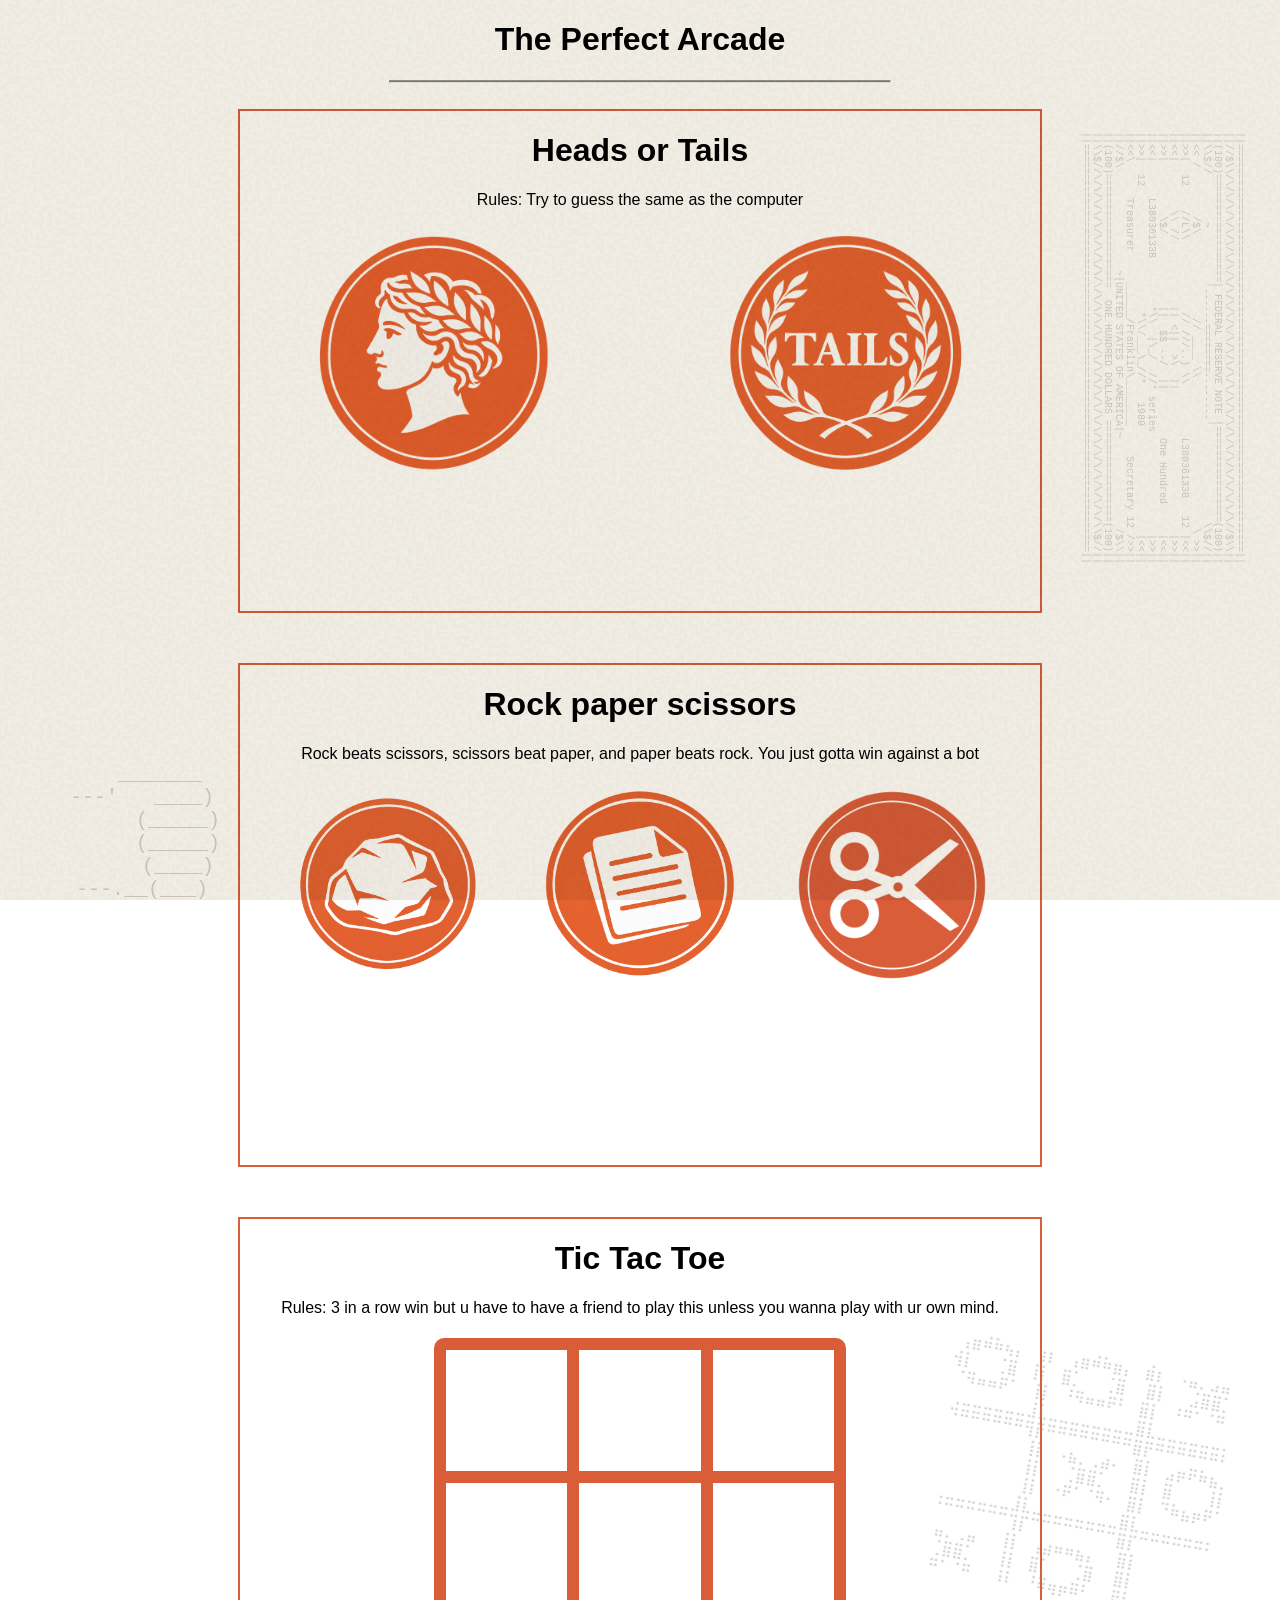
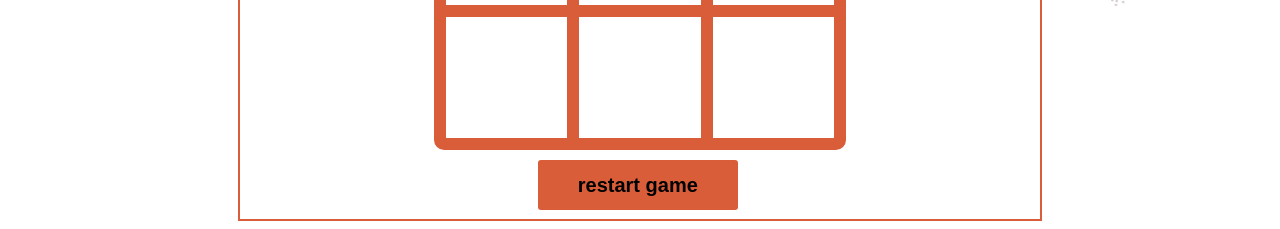
<file: index.html>
<!DOCTYPE html>
<html>
  <head>
    <title>
      Multi-games
    </title>
    <link rel="stylesheet" href="./index.css">
  </head>
  <body>
  <div class="noise-overlay" aria-hidden="true"></div>

  <h1>The Perfect Arcade</h1>
  <hr>
  <br>
  
  <div class="game-1-container">
    <h1>Heads or Tails</h1>
    <h4>Rules: Try to guess the same as the computer</h4>
    <div class="coins-container">
    <button class="heads" onclick="playerMove('heads')"><img class="coin" src="./games-pic/heads.png"></button>
    <button class="tails" onclick="playerMove('tails')"><img class="coin" src="./games-pic/tails.png"></button>
    </div>
    <div class="results-container">
    <p class="result"></p>
    <p class="score"></p>
    </div>

   <div class="ascii-wrap" id="asciiwrap">
    <pre class="coin-dim" id="ascii-dim">
||====================================================================||
||//$\\/\/\/\/\/\/\/\/\/\/\/\/\/\/\/\/\/\/\/\/\/\/\/\/\/\/\/\/\/\//$\\||
||(100)==================| FEDERAL RESERVE NOTE |================(100)||
||\\$//        ~         '------========--------'                \\$//||
||<< /        /$\              // ____ \\                         \ >>||
||>>|  12    //L\\            // ///..) \\         L38036133B   12 |<<||
||<<|        \\ //           || <||  >\  ||                        |>>||
||>>|         \$/            ||  $$ --/  ||        One Hundred     |<<||
||<<|      L38036133B        *\\  |\_/  //* series                 |>>||
||>>|  12                     *\\/___\_//*   1989                  |<<||
||<<\      Treasurer     ______/Franklin\________     Secretary 12 />>||
||//$\                 ~|UNITED STATES OF AMERICA|~               /$\\||
||(100)===================  ONE HUNDRED DOLLARS =================(100)||
||\\$//\/\/\/\/\/\/\/\/\/\/\/\/\/\/\/\/\/\/\/\/\/\/\/\/\/\/\/\/\/\\$//||
||====================================================================||


    </pre>

  <pre class="coin-bright" id="ascii-bright">
||====================================================================||
||//$\\/\/\/\/\/\/\/\/\/\/\/\/\/\/\/\/\/\/\/\/\/\/\/\/\/\/\/\/\/\//$\\||
||(100)==================| FEDERAL RESERVE NOTE |================(100)||
||\\$//        ~         '------========--------'                \\$//||
||<< /        /$\              // ____ \\                         \ >>||
||>>|  12    //L\\            // ///..) \\         L38036133B   12 |<<||
||<<|        \\ //           || <||  >\  ||                        |>>||
||>>|         \$/            ||  $$ --/  ||        One Hundred     |<<||
||<<|      L38036133B        *\\  |\_/  //* series                 |>>||
||>>|  12                     *\\/___\_//*   1989                  |<<||
||<<\      Treasurer     ______/Franklin\________     Secretary 12 />>||
||//$\                 ~|UNITED STATES OF AMERICA|~               /$\\||
||(100)===================  ONE HUNDRED DOLLARS =================(100)||
||\\$//\/\/\/\/\/\/\/\/\/\/\/\/\/\/\/\/\/\/\/\/\/\/\/\/\/\/\/\/\/\\$//||
||====================================================================||


    </pre>
   </div>
 

  </div>


    <div class="game-2-container">
    <h1>Rock paper scissors</h1>
    <h4>Rock beats scissors, scissors beat paper, and paper beats rock. You just gotta win against a bot</h4>
    <div class="game-2-buttons-container">
      <button class="game-2-button" onclick="playerChoice('rock')"><img class="game-2-button-logo" src="./games-pic/rock.png"> </button>
      <button class="game-2-button" onclick="playerChoice('paper')"><img class="game-2-button-logo" src="./games-pic/paper.png"></button>
      <button class="game-2-button" onclick="playerChoice('scissors')"><img class="game-2-button-logo" src="./games-pic/scissors.png"></button>
    </div>
    <div class="game-results-container">
    <p class="game-2-result"></p>
    <p class="game-2-score"></p>
    </div>

   <div class="ascii-wrap-2" id="asciiwrap2">
    <pre class="rock-dim" id="ascii-dim">
     _______
  ---'   ____)
        (_____)
        (_____)
        (____)
  ---.__(___)
    </pre>
        <pre class="rock-bright" id="ascii-bright">
     _______
  ---'   ____)
        (_____)
        (_____)
        (____)
  ---.__(___)
    </pre>
   </div> 
  </div>


  <div class="game-3-container">
    <h1>Tic Tac Toe</h1>
    <h4>Rules: 3 in a row win but u have to have a friend to play this unless you wanna play with ur own mind.</h4>
    <div id="game-board">
      <div data-cell-index="0" class="game-cell"></div>
      <div data-cell-index="1" class="game-cell"></div>
      <div data-cell-index="2" class="game-cell"></div>
      <div data-cell-index="3" class="game-cell"></div>
      <div data-cell-index="4" class="game-cell"></div>
      <div data-cell-index="5" class="game-cell"></div>
      <div data-cell-index="6" class="game-cell"></div>
      <div data-cell-index="7" class="game-cell"></div>
      <div data-cell-index="8" class="game-cell"></div>
    </div>
    <button id="restart-game-3">restart game</button>

   <div class="ascii-wrap-3" id="asciiwrap3">
    <pre class="tic-tac-toe-dim" id="ascii-dim">
⠀⠀⠀⠀⠀⠀⠀⠀⠀⠀⠀⠀⠀⠀⠀⠀⠀⠀⠀⠀⠀⠀⠀⠀⠀⠀⠀⠀⠀⠀
⠀⠀⢠⣶⠾⠷⢦⡄⠀⢰⡆⠀⢠⣶⠾⠷⣶⡄⠀⣾⡆⠀⠠⣤⡀⣠⣤⠀⠀⠀
⠀⠀⢺⡇⠀⠀⢈⣿⠀⢸⡇⠀⣿⡁⠀⠀⢈⣿⠀ ⣿⡇⠀⠀⣨⣿⣿⡁⠀⠀⠀
⠀⠀⠈⠻⠶⠶⠟⠁⠀⢸⡇⠀⠘⠻⠶⠶⠟⠃⠀⣿⡇⠀⠘⠛⠁⠈⠛⠀⠀⠀
⠀⠀⢀⣀⣀⣀⣀⣀⣀⣸⣇⣀⣀⣀⣀⣀⣀⣀⣀⣿⣇⣀⣀⣀⣀⣀⣀⡀⠀⠀
⠀⠀⠙⠛⠛⠛⠛⠛⠛⢻⡟⠛⠛⠛⠛⠛⠛⠛⠛⣿⡟⠛⠛⠛⠛⠛⠛⠃⠀⠀
⠀⠀⠀⠀⠀⠀⠀⠀⠀ ⢸⡇⠀⠠⣦⡀⢀⣴⠄⠀⣿⡇⠀⣠⡶⠟⠷⣦⡀⠀⠀
⠀⠀⠀⠀⠀⠀⠀⠀⠀ ⢸⡇⠀⠀⢈⣿⣿⡁⠀⠀⣿⡇⠀⣿⠀⠀⠀⢸⡇⠀⠀
⠀⠀⠀⠀⠀⠀⠀⠀⠀ ⢸⡇⠀⠐⠟⠁⠈⠻⠂⠀⣿⡇⠀⠙⠷⣦⡶⠟⠁⠀⠀
⠀⠀⢀⣀⣀⣀⣀⣀⣀⣸⣇⣀⣀⣀⣀⣀⣀⣀⣀⣿⣇⣀⣀⣀⣀⣀⣀⡀⠀⠀
⠀⠀⠈⠉⠉⠉⠉⠉⠉⢹⡏⠉⠉⠉⠉⠉⠉⠉⠉⣿⡏⠉⠉⠉⠉⠉⠉⠁⠀⠀
⠀⠀⠀⣤⡀⢀⣤⠀⠀⢸⡇⠀⢠⣴⠶⠶⣦⡄⠀ ⣿⡇⠀⠀⠀⠀⠀⠀⠀⠀⠀
⠀⠀⠀⢈⣿⣿⡁⠀⠀⢸⡇⠀⣿⡁⠀⠀⢈⣿⠀ ⣿⡇⠀⠀⠀⠀⠀⠀⠀⠀⠀
⠀⠀⠀⠛⠁⠈⠛⠀⠀⠸⠇⠀⠘⠿⢶⡶⠿⠃⠀ ⢿⠇⠀⠀⠀⠀⠀⠀⠀⠀⠀
⠀⠀⠀⠀⠀⠀⠀⠀⠀⠀⠀⠀⠀⠀⠀⠀⠀⠀⠀⠀⠀⠀⠀⠀⠀⠀⠀⠀⠀⠀
    </pre>
        <pre class="tic-tac-toe-bright" id="ascii-bright">
⠀⠀⠀⠀⠀⠀⠀⠀⠀⠀⠀⠀⠀⠀⠀⠀⠀⠀⠀⠀⠀⠀⠀⠀⠀⠀⠀⠀⠀⠀
⠀⠀⢠⣶⠾⠷⢦⡄⠀⢰⡆⠀⢠⣶⠾⠷⣶⡄⠀⣾⡆⠀⠠⣤⡀⣠⣤⠀⠀⠀
⠀⠀⢺⡇⠀⠀⢈⣿⠀⢸⡇⠀⣿⡁⠀⠀⢈⣿⠀ ⣿⡇⠀⠀⣨⣿⣿⡁⠀⠀⠀
⠀⠀⠈⠻⠶⠶⠟⠁⠀⢸⡇⠀⠘⠻⠶⠶⠟⠃⠀⣿⡇⠀⠘⠛⠁⠈⠛⠀⠀⠀
⠀⠀⢀⣀⣀⣀⣀⣀⣀⣸⣇⣀⣀⣀⣀⣀⣀⣀⣀⣿⣇⣀⣀⣀⣀⣀⣀⡀⠀⠀
⠀⠀⠙⠛⠛⠛⠛⠛⠛⢻⡟⠛⠛⠛⠛⠛⠛⠛⠛⣿⡟⠛⠛⠛⠛⠛⠛⠃⠀⠀
⠀⠀⠀⠀⠀⠀⠀⠀⠀ ⢸⡇⠀⠠⣦⡀⢀⣴⠄⠀⣿⡇⠀⣠⡶⠟⠷⣦⡀⠀⠀
⠀⠀⠀⠀⠀⠀⠀⠀⠀ ⢸⡇⠀⠀⢈⣿⣿⡁⠀⠀⣿⡇⠀⣿⠀⠀⠀⢸⡇⠀⠀
⠀⠀⠀⠀⠀⠀⠀⠀⠀ ⢸⡇⠀⠐⠟⠁⠈⠻⠂⠀⣿⡇⠀⠙⠷⣦⡶⠟⠁⠀⠀
⠀⠀⢀⣀⣀⣀⣀⣀⣀⣸⣇⣀⣀⣀⣀⣀⣀⣀⣀⣿⣇⣀⣀⣀⣀⣀⣀⡀⠀⠀
⠀⠀⠈⠉⠉⠉⠉⠉⠉⢹⡏⠉⠉⠉⠉⠉⠉⠉⠉⣿⡏⠉⠉⠉⠉⠉⠉⠁⠀⠀
⠀⠀⠀⣤⡀⢀⣤⠀⠀⢸⡇⠀⢠⣴⠶⠶⣦⡄⠀ ⣿⡇⠀⠀⠀⠀⠀⠀⠀⠀⠀
⠀⠀⠀⢈⣿⣿⡁⠀⠀⢸⡇⠀⣿⡁⠀⠀⢈⣿⠀ ⣿⡇⠀⠀⠀⠀⠀⠀⠀⠀⠀
⠀⠀⠀⠛⠁⠈⠛⠀⠀⠸⠇⠀⠘⠿⢶⡶⠿⠃⠀ ⢿⠇⠀⠀⠀⠀⠀⠀⠀⠀⠀⠀
⠀⠀⠀⠀⠀⠀⠀⠀⠀⠀⠀⠀⠀⠀⠀⠀⠀⠀⠀⠀⠀⠀⠀⠀⠀⠀⠀⠀⠀⠀
    </pre>
   </div> 
  </div>

    </div>



  <script src="index.js">
  </script>



  </body>

</html>
</file>
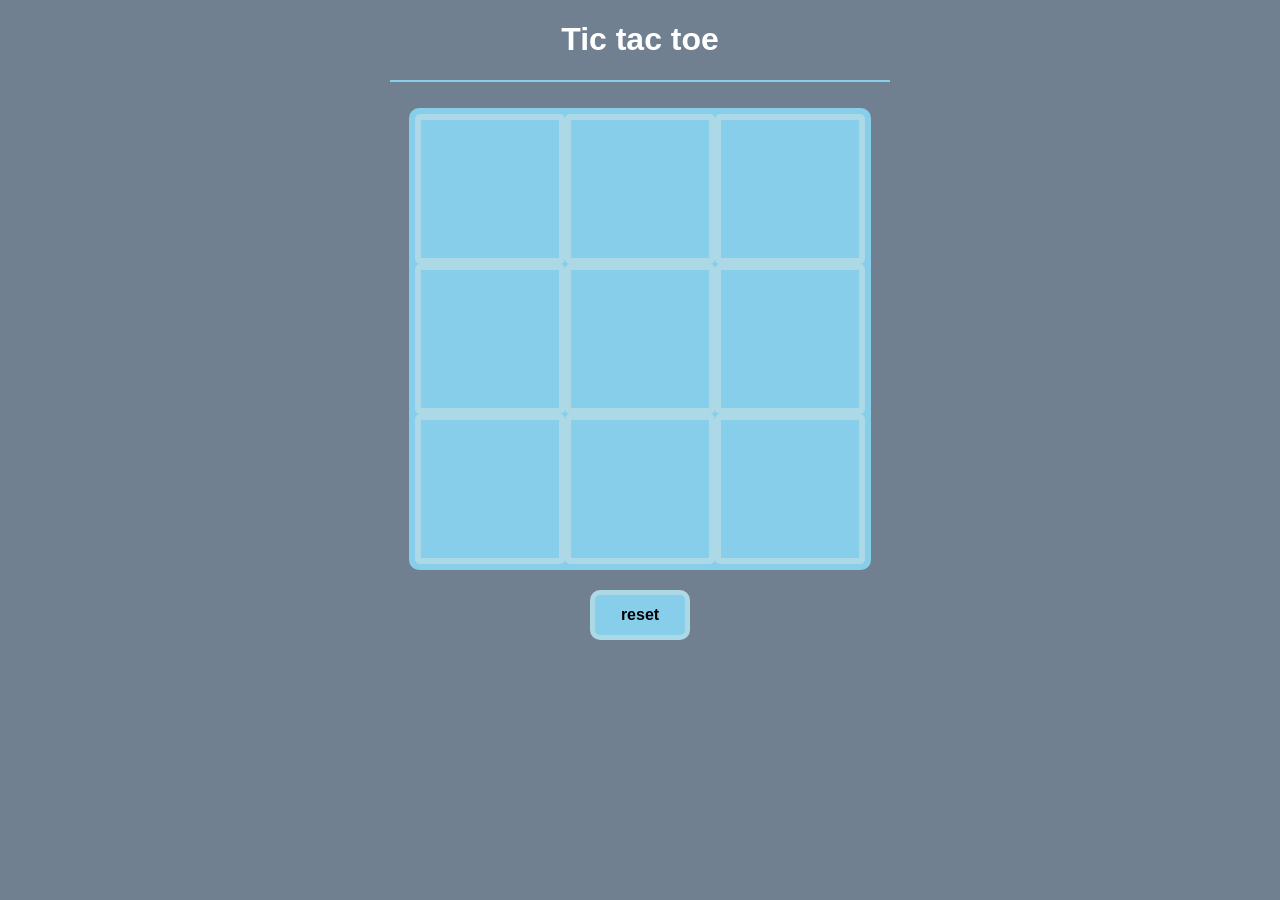
<file: tic-tac-toe/tic-tac-toe.html>
<!DOCTYPE html>
<html>
  <head>
    <title>Tic Tac Toe</title>
    <link rel="stylesheet" href="./tic-tac-toe.css">
  </head>
  <body>
    <h1>Tic tac toe</h1> 
    <hr>
    <br>
    <div id="game-board">
      <div data-cell-index="0" class="game-cell"></div>
      <div data-cell-index="1" class="game-cell"></div>
      <div data-cell-index="2" class="game-cell"></div>
      <div data-cell-index="3" class="game-cell"></div>
      <div data-cell-index="4" class="game-cell"></div>
      <div data-cell-index="5" class="game-cell"></div>
      <div data-cell-index="6" class="game-cell"></div>
      <div data-cell-index="7" class="game-cell"></div>
      <div data-cell-index="8" class="game-cell"></div>
    </div>
    <button id="game-reset">reset</button>
  
    <script src="tic-tac-toe.js"></script>
  </body>
</html>
</file>
<file: index.css>
.noise-overlay{
 position: fixed;
 top: 0;
 left: 0;
 width: 100%;
 height: 100%;
 height: 100dvh;
 pointer-events: none;
 background-image: url("games-pic/noise-smooth.png");
 opacity: 0.4;

 mix-blend-mode: multiply;
 animation: noise-animation 0.25s steps(2) infinite;
}

@keyframes noise-animation {
  0% {background-position: 0 0;}
  25% {background-position: -30px 40px;}
  50% {background-position: 55px -25px;}
  75% {background-position: 20px 60px;}
  100% {background-position: 0 0;}
}

body{
  font-family: Arial, Helvetica, sans-serif;
  text-align: center;
  overflow-x: hidden;
}

hr{
  width: 500px;
  background-color: #d95d39;
  height: 1px;
}

.game-1-container{
  margin: 0 auto;
  width: 800px;
  height: 500px;
  border: 2px solid #d95d39;
  z-index: 100;

}

h4{
  font-weight: 100;
}

.result{
  font-size: 16px;
  font-weight: bold;
  text-align: left;
    display: inline-block;
}

.score{
  font-size: 20px;
  font-weight: bold;
  text-align: right;
  display: inline-block;
}

.results-container{
  width: 100%;
  display: flex;
  justify-content: center;
  gap: 30px;
  align-items: center;
}

.tails,.heads{
  border: none;
  background-color: transparent;
  cursor: pointer;
}

.coin{
  height: 250px;
  width: 250px;
}

.coins-container{
  display: flex;
  width: 100%;
  justify-content: center;
  gap: 150px;
}

.small-coin{
  width: 75px;
  height: 75px;
}

.ascii-wrap{
  position: relative;
  display: inline-block;
  top: 0px;
  right: 10px;
}

.coin-dim,.coin-bright{
  position: absolute;
  font-size: 10px;
  white-space: pre;
  color: #9c8f88;
  cursor: default;
  top: -300px;
  margin-left: 300px;
  rotate: 90deg;
}

.coin-dim{
  color: rgba(156,143,136,0.45);
}

.coin-bright{
  color: rgba(156, 143, 136, 1);
  -webkit-mask-image: radial-gradient(circle 60px at var(--mx, -999px) var(--my,-999px),black 0%, transparent 100%);
  mask-image: radial-gradient(circle 60px at var(--mx, -999px) var(--my,-999px),black 0%, transparent 100%);

}

.game-2-container{
  margin: 0 auto;
  width: 800px;
  height: 500px;
  border: 2px solid #d95d39;
  z-index: 100;
  margin-top: 50px;
}

.game-2-button-logo{
  height: 200px;
  width: 200px;
}

.game-2-button{
  background-color: transparent;
  border: none;
  cursor: pointer;
}

.game-2-buttons-container{
  display: flex;
  justify-content: center;
  gap: 40px;
}

.game-2-result{
    font-size: 16px;
  font-weight: bold;
  text-align: left;
    display: inline-block;
}

.game-2-score{
  font-size: 20px;
  font-weight: bold;
  text-align: right;
  display: inline-block;
}

.game-2-button-logo-small{
  height: 75px;
  width: 75px;
}

.game-results-container{
    width: 100%;
  display: flex;
  justify-content: center;
  gap: 20px;
  align-items: center;
}

.ascii-wrap-2{
  position: relative;
  display: inline-block;
  left:-600px;
  top: -300px;
}

.rock-dim,.rock-bright{
  position: absolute;
  font-size: 20px;
  white-space: pre;
  color: #9c8f88;
  cursor: default;
  margin-left: 0px;
}

.rock-dim{
  color: rgba(156,143,136,0.45);
}

.rock-bright{
  color: rgba(156, 143, 136, 1);
  -webkit-mask-image: radial-gradient(circle 60px at var(--mx, -999px) var(--my,-999px),black 0%, transparent 100%);
  mask-image: radial-gradient(circle 60px at var(--mx, -999px) var(--my,-999px),black 0%, transparent 100%);

}

.game-3-container{
  margin: 0 auto;
  width: 800px;
  height: 600px;
  border: 2px solid #d95d39;
  z-index: 100;
  margin-top: 50px;
}

#game-board{
  height: 400px;
  width: 400px;
  margin: 0 auto;
  border: 6px solid #d95d39;
  border-radius: 10px;
  display: grid;

  grid-template: repeat(3, 1fr)/ repeat(3, 1fr);
  z-index: 150000;

}

.game-cell{
  font-size: 100px;
  border: 6px solid #d95d39;
  color: black;
  z-index: 150000;
  cursor: pointer;

}

#restart-game-3{
  background-color:#d95d39;
  border: none;
  border-radius: 3px;
  height: 50px;
  width: 200px;
  font-size: 20px;
  font-weight: bold;
  margin-top: 10px;
  cursor: pointer
}

.winning-game-cell{
  background-color: black;
  color:#d95d39;
}

.ascii-wrap-3{
  position: relative;
  display: inline-block;
  top: -500px;
  right: -200px;
  rotate: 10deg;
}

.tic-tac-toe-dim,.tic-tac-toe-bright{
  position: absolute;
  font-size: 15px;
  white-space: pre;
  color: #9c8f88;
  cursor: default;
  margin-left: 0px;
}

.tic-tac-toe-dim{
  color: rgba(156,143,136,0.45);
}

.tic-tac-toe-bright{
  color: rgba(156, 143, 136, 1);
  -webkit-mask-image: radial-gradient(circle 60px at var(--mx, -999px) var(--my,-999px),black 0%, transparent 100%);
  mask-image: radial-gradient(circle 60px at var(--mx, -999px) var(--my,-999px),black 0%, transparent 100%);

}
</file>
<file: tic-tac-toe/tic-tac-toe.css>
body{
  background-color: slategrey;
  text-align: center;
  font-family: Arial, Helvetica, sans-serif;
  color: white;
}

hr{
  width: 500px;
  height: 2px;
  border: 0px;
  background-color: skyblue;

}

#game-board{
  width: 450px;
  margin: 0 auto;
  height: 450px;
  background-color: skyblue;
  border: 6px solid skyblue;
  border-radius: 10px;
  display: grid;

  grid-template: repeat(3, 1fr)/ repeat(3, 1fr);
}

.game-cell{
  font-size: 100px;
  border-radius: 5px;
  border: 6px solid lightblue;
  color: white;
}


#game-reset{
  height: 50px;
  width: 100px;
  border: 5px solid lightblue;
  border-radius: 10px;
  background-color: skyblue;
  font-size: 16px;
  font-weight: bold;
  margin-top: 20px;
  cursor: pointer;
}

.winning-game-cell{
  background-color: white;
  color: skyblue;
}
</file>
